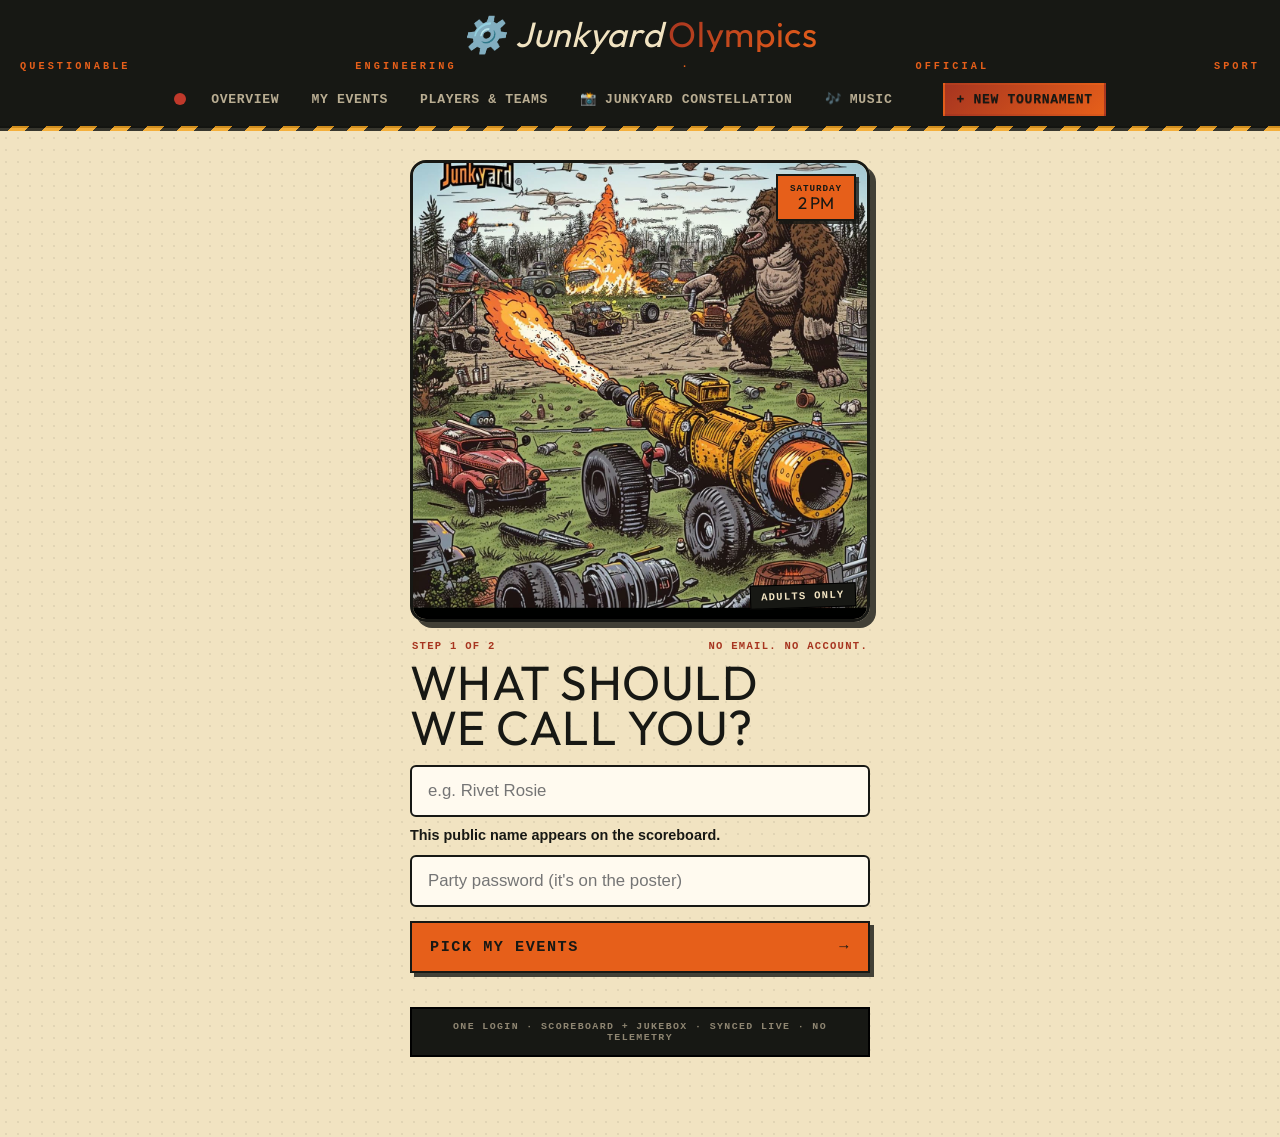
<file: site/index.html>
<!DOCTYPE html>
<html lang="en">
<head>
<meta charset="utf-8">
<meta name="viewport" content="width=device-width, initial-scale=1">
<title>Junkyard Olympics</title>
<link rel="icon" href="data:image/svg+xml,<svg xmlns=%22http://www.w3.org/2000/svg%22 viewBox=%220 0 100 100%22><text y=%22.9em%22 font-size=%2290%22>⚙️</text></svg>">
<link rel="preconnect" href="https://fonts.googleapis.com">
<link rel="preconnect" href="https://fonts.gstatic.com" crossorigin>
<link href="https://fonts.googleapis.com/css2?family=Outfit:wght@400;600;800;900&family=Saira+Stencil+One&display=swap" rel="stylesheet">
<link rel="stylesheet" href="css/style.css">
</head>
<body>
<header class="topbar stacked">
  <a class="brand" href="#/">⚙️ <span>Junkyard<em>Olympics</em></span></a>
  <div class="brand-tag">questionable engineering · official sport</div>
  <nav class="topnav">
    <span id="sync-dot" class="sync-dot sync-connecting" title="sync status"></span>
    <a href="#/" data-nav="home">Overview</a>
    <a href="#/games" data-nav="games">My Events</a>
    <a href="#/players" data-nav="players">Players &amp; Teams</a>
    <a href="#/photos" data-nav="photos">📸 Junkyard Constellation</a>
    <a href="https://music.junkyardolympics.com" title="Junkyard Jukebox">🎶 Music</a>
    <a href="#" id="nav-tv" target="_blank" rel="noopener" title="TV broadcast (Event HQ)" style="display:none">📺 TV</a>
    <a href="#" id="who" data-action="auth-logout" title="log out"></a>
    <a href="#/new" class="btn btn-accent btn-sm" data-nav="new">+ New Tournament</a>
  </nav>
</header>
<main id="app"></main>
<canvas id="confetti"></canvas>
<div id="toasts"></div>
<script src="js/qrcode.js"></script>
<script src="js/util.js"></script>
<script src="js/auth.js"></script>
<script src="js/store.js"></script>
<script src="js/bracket.js"></script>
<script src="js/sync.js"></script>
<script src="js/views.js"></script>
<script src="js/app.js"></script>
</body>
</html>
</file>
<file: site/css/style.css>
/* ============ Junkyard Olympics theme ============
   Rust, scrap steel and caution tape. */

:root {
  --bg: #0f0d0a;
  --bg2: #171310;
  --card: #1d1814;
  --card2: #272019;
  --line: #3a2f24;
  --text: #f4efe7;
  --muted: #a89a86;
  --accent: #ffb400;
  --accent2: #ff5a1e;
  --grad: linear-gradient(135deg, #ff5a1e, #ffb400);
  --hazard: repeating-linear-gradient(-45deg,
    #ffb400 0 12px, #14100c 12px 24px);
  --live: #ff4757;
  --ok: #06d6a0;
  --gold: #ffd166;
  --silver: #c8d0e0;
  --bronze: #e0925a;
  --radius: 16px;
}

* { box-sizing: border-box; margin: 0; padding: 0; }

html { scroll-behavior: smooth; }

body {
  font-family: 'Outfit', system-ui, -apple-system, 'Segoe UI', sans-serif;
  background:
    radial-gradient(1000px 500px at 85% -10%, rgba(255, 90, 30, .13), transparent 60%),
    radial-gradient(900px 480px at -10% 0%, rgba(255, 180, 0, .10), transparent 60%),
    var(--bg);
  color: var(--text);
  min-height: 100vh;
}

/* stencil display type for the junkyard look */
h1, h2, .brand, .round h4, .vs, .wintag {
  font-family: 'Saira Stencil One', 'Outfit', system-ui, sans-serif;
  font-weight: 400;
  letter-spacing: .02em;
}

a { color: inherit; text-decoration: none; }
h1, h2, h3, h4 { font-weight: 800; letter-spacing: -.01em; }
h1 { font-size: 2rem; }
h2 { font-size: 1.35rem; margin: 28px 0 14px; }
h3 { font-size: 1.05rem; }
.muted { color: var(--muted); }
.small { font-size: .82rem; }

main { max-width: 1100px; margin: 0 auto; padding: 24px 18px 80px; }

/* ---------- top bar ---------- */

.topbar {
  position: sticky; top: 0; z-index: 20;
  display: flex; align-items: center; justify-content: space-between;
  padding: 12px 20px;
  background: rgba(15, 13, 10, .82);
  backdrop-filter: blur(12px);
  border-bottom: 1px solid var(--line);
}
.topbar::after {
  content: ''; position: absolute; left: 0; right: 0; bottom: -5px;
  height: 5px; background: var(--hazard); opacity: .85;
}

.brand { font-size: 1.25rem; font-weight: 900; display: flex; gap: 8px; align-items: center; }
.brand em { font-style: normal; background: var(--grad); -webkit-background-clip: text; background-clip: text; color: transparent; }

.topnav { display: flex; gap: 6px; align-items: center; }
.topnav a { padding: 8px 14px; border-radius: 10px; font-weight: 600; color: var(--muted); }
.topnav a:hover { color: var(--text); background: var(--card); }
.topnav a.on { color: var(--text); background: var(--card2); }
.topnav a.btn { color: #1a1206; }

/* ---------- buttons / chips ---------- */

.btn {
  display: inline-flex; align-items: center; gap: 8px;
  border: 0; cursor: pointer; font: inherit; font-weight: 700;
  padding: 10px 18px; border-radius: 12px;
  background: var(--card2); color: var(--text);
  transition: transform .12s, box-shadow .12s, filter .12s;
}
.btn:hover { transform: translateY(-1px); filter: brightness(1.12); }
.btn:active { transform: translateY(0); }
.btn-accent { background: var(--grad); color: #1a1206; box-shadow: 0 6px 20px rgba(255, 140, 20, .3); }
.btn-ghost { background: transparent; border: 1px solid var(--line); }
.btn-danger { background: transparent; border: 1px solid #7a2a3a; color: #ff8097; }
.btn-danger:hover { background: rgba(255, 71, 87, .12); }
.btn-live { background: var(--live); color: #fff; }
.btn-sm { padding: 7px 13px; font-size: .85rem; border-radius: 10px; }
.btn-lg { padding: 14px 26px; font-size: 1.05rem; border-radius: 14px; }
.btn-score { background: var(--card2); font-size: 1.2rem; padding: 14px 0; flex: 1; }

.chip {
  display: inline-flex; align-items: center; gap: 6px;
  font-size: .74rem; font-weight: 700; letter-spacing: .04em;
  padding: 4px 10px; border-radius: 999px; text-transform: uppercase;
}
.chip-live { background: rgba(255, 71, 87, .16); color: #ff6b7d; }
.chip-active { background: rgba(76, 201, 240, .14); color: #6fd6ff; }
.chip-done { background: rgba(6, 214, 160, .14); color: #3fe0b0; }
.chip-rule { background: var(--card2); color: var(--muted); text-transform: none; letter-spacing: 0; }
.chip-static { background: rgba(255, 209, 102, .15); color: var(--gold); }
.chip-random { background: rgba(199, 125, 255, .15); color: #c77dff; }

.pulse {
  width: 8px; height: 8px; border-radius: 50%;
  background: var(--live);
  animation: pulse 1.2s infinite;
}
@keyframes pulse {
  0% { box-shadow: 0 0 0 0 rgba(255, 71, 87, .7); }
  70% { box-shadow: 0 0 0 7px rgba(255, 71, 87, 0); }
  100% { box-shadow: 0 0 0 0 rgba(255, 71, 87, 0); }
}

.badge-live { font-size: .8rem; margin-left: 4px; }

/* live-sync status dot in the top bar */
.sync-dot {
  width: 10px; height: 10px; border-radius: 50%;
  background: #5c5348; margin-right: 6px; flex: none;
}
.sync-live { background: var(--ok); box-shadow: 0 0 8px rgba(6, 214, 160, .6); }
.sync-error { background: var(--live); }
.sync-connecting { background: var(--gold); animation: pulse 1.2s infinite; }
.sync-off { background: #5c5348; }

/* ---------- hero / stats ---------- */

.hero { text-align: center; padding: 34px 0 8px; }
.hero-stripe {
  width: 180px; height: 8px; margin: 0 auto 22px;
  background: var(--hazard); border-radius: 4px; opacity: .9;
}
.hero h1 { font-size: clamp(1.9rem, 5vw, 3rem); font-weight: 900; }
.hero h1 em { font-style: normal; background: var(--grad); -webkit-background-clip: text; background-clip: text; color: transparent; }

.stats { display: flex; gap: 12px; justify-content: center; flex-wrap: wrap; margin-top: 22px; }
.stat {
  background: var(--card); border: 1px solid var(--line); border-radius: var(--radius);
  padding: 14px 22px; min-width: 120px; text-align: center;
}
.stat b { display: block; font-size: 1.7rem; background: var(--grad); -webkit-background-clip: text; background-clip: text; color: transparent; }
.stat span { color: var(--muted); font-size: .8rem; }

/* ---------- sections / cards ---------- */

.sec-head { display: flex; align-items: center; justify-content: space-between; gap: 12px; flex-wrap: wrap; margin: 26px 0 14px; }
.sec-head h2, .sec-head h3 { margin: 0; }

.card {
  background: var(--card); border: 1px solid var(--line);
  border-radius: var(--radius); padding: 18px;
}

.empty {
  background: var(--card); border: 1px dashed var(--line);
  border-radius: var(--radius); padding: 30px; text-align: center; color: var(--muted);
}
.empty a { color: var(--accent); font-weight: 700; }

/* ---------- tournament cards ---------- */

.tgrid { display: grid; grid-template-columns: repeat(auto-fill, minmax(250px, 1fr)); gap: 14px; }

.tcard {
  background: var(--card); border: 1px solid var(--line); border-radius: var(--radius);
  padding: 18px; display: flex; flex-direction: column; gap: 8px;
  transition: transform .15s, border-color .15s, box-shadow .15s;
}
.tcard:hover { transform: translateY(-3px); border-color: #55432e; box-shadow: 0 14px 30px rgba(0, 0, 0, .35); }
.tcard-top { display: flex; justify-content: space-between; align-items: center; }
.tcard-icon { font-size: 1.9rem; }
.card-champ { color: var(--gold); font-weight: 700; font-size: .9rem; }

.bar { height: 6px; border-radius: 999px; background: var(--card2); overflow: hidden; margin-top: 6px; }
.bar-fill { height: 100%; background: var(--grad); border-radius: 999px; transition: width .4s; }

/* ---------- leaderboard ---------- */

.tablewrap { overflow-x: auto; border-radius: var(--radius); border: 1px solid var(--line); }
table.lb { width: 100%; border-collapse: collapse; background: var(--card); }
.lb th, .lb td { padding: 11px 14px; text-align: left; white-space: nowrap; }
.lb th { font-size: .74rem; text-transform: uppercase; letter-spacing: .06em; color: var(--muted); border-bottom: 1px solid var(--line); }
.lb tbody tr { border-bottom: 1px solid rgba(58, 47, 36, .5); }
.lb tbody tr:last-child { border-bottom: 0; }
.lb .rank { width: 44px; font-weight: 800; }
.lb .pts { font-weight: 800; font-size: 1.05rem; background: var(--grad); -webkit-background-clip: text; background-clip: text; color: transparent; }
.podium-1 { background: rgba(255, 209, 102, .07); }
.podium-2 { background: rgba(200, 208, 224, .05); }
.podium-3 { background: rgba(224, 146, 90, .06); }

/* ---------- players page ---------- */

.addrow { display: flex; gap: 10px; margin-bottom: 14px; flex-wrap: wrap; }
.addrow input { flex: 1; min-width: 220px; }

input, select, textarea {
  font: inherit; color: var(--text);
  background: var(--bg2); border: 1px solid var(--line); border-radius: 10px;
  padding: 10px 13px; outline: none;
}
input:focus, select:focus, textarea:focus { border-color: var(--accent); }

.chips { display: flex; flex-wrap: wrap; gap: 8px; margin: 6px 0 10px; }
.pchip {
  display: inline-flex; align-items: center; gap: 6px;
  background: var(--card2); border: 1px solid var(--line);
  padding: 6px 8px 6px 13px; border-radius: 999px; font-weight: 600; font-size: .9rem;
}
.pchip .x {
  border: 0; background: transparent; color: var(--muted); cursor: pointer;
  font-size: 1rem; line-height: 1; padding: 2px 6px; border-radius: 50%;
}
.pchip .x:hover { color: #ff6b7d; background: rgba(255, 71, 87, .15); }

.checkgrid { display: grid; grid-template-columns: repeat(auto-fill, minmax(180px, 1fr)); gap: 6px; }
.check { display: flex; align-items: center; gap: 8px; padding: 7px 10px; border-radius: 10px; cursor: pointer; }
.check:hover { background: var(--card2); }
.check input { accent-color: var(--accent); width: 16px; height: 16px; }

.teamgrid { display: grid; grid-template-columns: repeat(auto-fill, minmax(240px, 1fr)); gap: 12px; margin-top: 12px; }
.teamcard .sec-head { margin: 0 0 6px; }

/* ---------- new tournament form ---------- */

.form { display: flex; flex-direction: column; gap: 16px; max-width: 760px; }
.f { display: flex; flex-direction: column; gap: 6px; font-weight: 600; font-size: .92rem; }
.f input, .f select, .f textarea { font-weight: 400; }

.gamerow { display: flex; gap: 8px; flex-wrap: wrap; }
.gbtn {
  display: flex; flex-direction: column; align-items: center; gap: 4px;
  font: inherit; font-weight: 700; font-size: .85rem; cursor: pointer;
  background: var(--card2); color: var(--text);
  border: 2px solid transparent; border-radius: 14px; padding: 12px 18px;
  transition: border-color .12s, transform .12s;
}
.gbtn span { font-size: 1.6rem; }
.gbtn:hover { transform: translateY(-2px); }
.gbtn.on { border-color: var(--accent); background: rgba(255, 180, 0, .09); }

.f-rules { border: 1px solid var(--line); border-radius: var(--radius); padding: 14px 16px 16px; display: flex; flex-direction: column; gap: 12px; }
.f-rules legend { padding: 0 8px; font-weight: 800; }
.rulesrow { display: flex; gap: 14px; flex-wrap: wrap; }
.rulesrow .f { flex: 1; min-width: 110px; }

.rteams { display: grid; grid-template-columns: repeat(auto-fill, minmax(210px, 1fr)); gap: 8px; }
.rteam { background: var(--card2); border-radius: 12px; padding: 10px 13px; display: flex; flex-direction: column; gap: 2px; }

.draftcount { font-weight: 800; color: var(--muted); }
.draftcount.ok { color: var(--ok); }

/* ---------- tournament page ---------- */

.backlink { color: var(--muted); font-weight: 600; display: inline-block; margin-bottom: 14px; }
.backlink:hover { color: var(--text); }

.thead { display: flex; gap: 16px; align-items: flex-start; margin-bottom: 18px; }
.thead-icon { font-size: 2.6rem; line-height: 1; }
.chiprow { display: flex; gap: 8px; flex-wrap: wrap; margin-top: 8px; }

.podium { display: flex; gap: 14px; flex-wrap: wrap; margin: 14px 0 8px; }
.pod { display: flex; flex-direction: column; gap: 2px; padding: 10px 18px; border-radius: 12px; background: var(--card2); font-size: 1.15rem; }
.pod b { font-size: 1rem; }
.pod span { font-size: .75rem; color: var(--muted); }
.pod-1 { border: 1px solid rgba(255, 209, 102, .4); }
.pod-2 { border: 1px solid rgba(200, 208, 224, .3); }
.pod-3 { border: 1px solid rgba(224, 146, 90, .35); }
.pod-rest { opacity: .75; }

.queue { display: flex; flex-direction: column; gap: 8px; margin: 14px 0; }
.qitem {
  display: flex; align-items: center; gap: 12px; flex-wrap: wrap;
  background: var(--card); border: 1px solid var(--line);
  border-radius: 12px; padding: 10px 14px;
}
.qitem .btn { margin-left: auto; }
.qlive { border-color: rgba(255, 71, 87, .4); }

/* ---------- bracket ---------- */

.bracket {
  display: flex; gap: 26px; overflow-x: auto;
  padding: 14px 4px 20px;
}
.round { min-width: 230px; }
.round h4 {
  text-transform: uppercase; letter-spacing: .08em; font-size: .74rem;
  color: var(--muted); margin-bottom: 10px;
}
.roundcol {
  display: flex; flex-direction: column; justify-content: space-around;
  gap: 16px; height: 100%; min-height: 60px;
}

.match {
  background: var(--card); border: 1px solid var(--line); border-radius: 12px;
  overflow: hidden; position: relative;
}
.match.live { border-color: rgba(255, 71, 87, .55); box-shadow: 0 0 18px rgba(255, 71, 87, .15); }
.match.done { opacity: .92; }

.mrow {
  display: flex; justify-content: space-between; align-items: center;
  padding: 9px 13px; gap: 10px;
}
.mrow + .mrow { border-top: 1px solid rgba(58, 47, 36, .6); }
.mname { font-weight: 600; font-size: .92rem; overflow: hidden; text-overflow: ellipsis; white-space: nowrap; }
.mscore { font-weight: 800; }
.mrow.won { background: rgba(6, 214, 160, .08); }
.mrow.won .mname::after { content: ' ✓'; color: var(--ok); }
.mrow.lost { opacity: .55; }
.mact { padding: 8px 12px; border-top: 1px solid rgba(58, 47, 36, .6); display: flex; justify-content: flex-end; }

/* ---------- score page ---------- */

.scorepage { max-width: 900px; margin: 0 auto; }
.scorehead { text-align: center; margin-bottom: 22px; }
.scorehead h2 { margin: 0 0 10px; }
.scorehead .chiprow { justify-content: center; }

.scoreboard {
  display: grid; grid-template-columns: 1fr auto 1fr;
  gap: 16px; align-items: stretch;
}

.spanel {
  background: var(--card); border: 1px solid var(--line); border-radius: 20px;
  padding: 22px 18px; text-align: center;
  display: flex; flex-direction: column; gap: 10px;
  transition: border-color .2s, box-shadow .2s;
}
.spanel h3 { font-size: 1.25rem; }
.spanel.at-target { border-color: var(--gold); box-shadow: 0 0 24px rgba(255, 209, 102, .15); }
.spanel.winner { border-color: var(--ok); box-shadow: 0 0 24px rgba(6, 214, 160, .18); }

.sscore {
  font-size: clamp(4rem, 14vw, 7rem); font-weight: 900; line-height: 1;
  background: var(--grad); -webkit-background-clip: text; background-clip: text; color: transparent;
  font-variant-numeric: tabular-nums;
}
.sbtns { display: flex; gap: 8px; }
.wintag { font-weight: 900; color: var(--ok); letter-spacing: .1em; }

.vs { align-self: center; font-weight: 900; color: var(--muted); font-size: 1.1rem; }

.scoreactions { display: flex; justify-content: center; margin-top: 24px; gap: 12px; }

@media (max-width: 640px) {
  .scoreboard { grid-template-columns: 1fr; }
  .vs { display: none; }
  .thead h1 { font-size: 1.5rem; }
  .topnav a[data-nav="players"], .topnav a[data-nav="home"] { padding: 8px 9px; font-size: .85rem; }
}

/* ---------- data tools ---------- */

.datatools { display: flex; gap: 10px; flex-wrap: wrap; margin-top: 34px; }

/* ---------- toasts ---------- */

#toasts {
  position: fixed; bottom: 18px; left: 50%; transform: translateX(-50%);
  display: flex; flex-direction: column; gap: 8px; z-index: 50; width: min(480px, 92vw);
}
.toast {
  background: var(--card2); border: 1px solid var(--line);
  border-radius: 12px; padding: 12px 16px; font-size: .92rem;
  opacity: 0; transform: translateY(10px); transition: all .3s;
  box-shadow: 0 10px 30px rgba(0, 0, 0, .45);
}
.toast.show { opacity: 1; transform: translateY(0); }
.toast-ok { border-color: rgba(6, 214, 160, .5); }
.toast-warn { border-color: rgba(255, 209, 102, .5); }
.toast-error { border-color: rgba(255, 71, 87, .5); }

/* ---------- confetti ---------- */

#confetti { position: fixed; inset: 0; pointer-events: none; z-index: 60; }

/* ---- double-elimination bracket sections ---- */
.brh { margin: 18px 0 8px; font-size: 1.05rem; }
.brh .muted.small { font-weight: 400; }

/* ==== Chris's brand pass: comic outlines, halftone grit, junkyard palette ==== */
:root {
  --olive: #7a8450; --cream: #ece1c4; --rustred: #c23b22; --ink: #131009;
}
/* halftone dot grit over the background */
body {
  background-image:
    radial-gradient(rgba(236, 225, 196, .05) 1px, transparent 1.4px),
    linear-gradient(180deg, var(--bg) 0%, var(--bg2) 100%);
  background-size: 14px 14px, 100% 100%;
}
h1, h2 { color: var(--cream); }
/* comic-book panels: fat ink outlines + offset shadow */
.card, .tcard, .match, .qitem, .teamcard, .albumcard, .stat {
  border: 2px solid var(--ink);
  box-shadow: 4px 4px 0 rgba(0, 0, 0, .55);
}
.btn-accent {
  border: 2px solid var(--ink);
  box-shadow: 3px 3px 0 rgba(0, 0, 0, .55);
  text-shadow: 0 1px 0 rgba(0, 0, 0, .35);
}
.btn-accent:active { transform: translate(2px, 2px); box-shadow: 1px 1px 0 rgba(0, 0, 0, .55); }
.chip { border: 1.5px solid var(--ink); }
.bar { border: 1.5px solid var(--ink); }
.pod-1 b { color: var(--gold); }
/* hero artwork */
.heroart {
  display: block; width: 100%; max-width: 560px; margin: 0 auto 14px;
  border: 3px solid var(--ink); border-radius: var(--radius);
  box-shadow: 6px 6px 0 rgba(0, 0, 0, .55);
}
.hero-banner .heroart { max-width: 720px; }
/* signup QR poster */
.qr-poster {
  margin-top: 14px; padding: 22px; text-align: center;
  background: var(--cream); color: var(--ink);
  border: 4px solid var(--ink); border-radius: var(--radius);
  box-shadow: 8px 8px 0 rgba(0, 0, 0, .55);
}
.qr-poster h2 { color: var(--ink); margin: 12px 0 8px; letter-spacing: .04em; }
.qr-poster p { color: #4a4335; font-weight: 600; }
.qr-poster .qr-hero { width: 100%; max-width: 380px; border: 3px solid var(--ink); border-radius: 12px; }
.qr-poster .qr-code svg { width: 260px; height: 260px; border: 3px solid var(--ink); background: #fff; }
@media print {
  body * { visibility: hidden; }
  .qr-poster, .qr-poster * { visibility: visible; }
  .qr-poster { position: absolute; inset: 0; margin: 0; box-shadow: none; }
}

/* ==== Chris's surface system: masthead + ticket tabs + courier metadata ==== */
.brand span { display: inline-flex; flex-direction: column; line-height: 1.05; }
.brand small {
  font-family: 'Courier New', monospace; font-weight: 700; font-size: .58rem;
  letter-spacing: .14em; text-transform: uppercase; color: var(--accent2);
}
.topnav a {
  font-family: 'Courier New', monospace; font-weight: 700; font-size: .82rem;
  text-transform: uppercase; letter-spacing: .05em;
  border: 2px solid transparent; border-radius: 0; padding: 7px 11px;
}
.topnav a.on, .topnav a:hover {
  background: var(--cream); color: var(--ink);
  border-color: var(--ink); box-shadow: 2px 2px 0 rgba(0, 0, 0, .55);
}
.topnav a.btn { border-radius: 0; }
.chip, .muted.small, .small, .tmeta, .f label, label.f {
  font-family: 'Courier New', monospace;
}
.f { text-transform: uppercase; letter-spacing: .05em; font-size: .8rem; }
.f input, .f select, .f textarea { text-transform: none; letter-spacing: normal; font-family: 'Outfit', sans-serif; }
.chip { border-radius: 0; text-transform: uppercase; letter-spacing: .04em; }
.btn { border-radius: 0; }
.card, .tcard, .match, .teamcard { border-radius: 8px; }
.qr-poster .qr-pass-line {
  font-family: 'Courier New', monospace; font-weight: 700; font-size: 1.05rem;
  letter-spacing: .06em; margin-top: 10px; border-top: 3px dashed var(--ink); padding-top: 12px;
}

/* ==================== PAPER EDITION ====================
   Chris's competitor-pass look: dirty-cream paper, ink text,
   ticket cards, flame-orange accents, dark masthead. */
:root {
  --bg: #f1e3c1;
  --bg2: #e7d7b0;
  --card: #faf3e0;
  --card2: #efe4c8;
  --line: #171814;
  --text: #171814;
  --muted: #6c6350;
  --accent: #e65f1a;
  --accent2: #a73520;
  --grad: linear-gradient(135deg, #a73520, #e65f1a);
  --hazard: repeating-linear-gradient(-45deg, #f5a623 0 12px, #171814 12px 24px);
  --live: #a73520;
  --ok: #667342;
  --gold: #8a6100;
  --ink: #171814;
  --cream: #f1e3c1;
  --olive: #667342;
}
body {
  background-color: var(--bg);
  background-image: radial-gradient(rgba(23, 24, 20, .07) 1px, transparent 1.4px);
  background-size: 12px 12px;
  color: var(--text);
}
h1, h2 { color: var(--ink); }
main h2 { text-transform: uppercase; border-bottom: 3px solid var(--ink); padding-bottom: 6px; }
.hero h1 em, .brand em { background: var(--grad); -webkit-background-clip: text; background-clip: text; color: transparent; }

/* masthead stays soot-dark like the competitor pass */
.topbar { background: #171814; border-bottom: 2px solid #000; backdrop-filter: none; }
.topbar .brand, .topbar .brand span { color: #f1e3c1; }
.topnav a { color: #b9ad92; }
.topnav a:hover, .topnav a.on { color: var(--ink); background: var(--cream); }

/* buttons get full ink outlines on paper */
.btn { border: 2px solid var(--ink); box-shadow: 2px 2px 0 rgba(23, 24, 20, .8); }
.btn:hover { transform: none; filter: none; background: #fff8ea; }
.btn-accent:hover { background: var(--grad); filter: brightness(1.06); }
.btn-ghost { background: transparent; }
.btn-danger { border-color: var(--accent2); color: var(--accent2); }
.btn-danger:hover { background: rgba(167, 53, 32, .1); }
.btn-live { background: var(--live); color: #f1e3c1; }
.topnav a.btn, .btn-accent { color: #171814; }

/* chips re-inked for light paper */
.chip-live { background: rgba(167, 53, 32, .14); color: #a73520; }
.chip-active { background: rgba(43, 93, 115, .14); color: #2b5d73; }
.chip-done { background: rgba(102, 115, 66, .18); color: #4d5731; }
.chip-static { background: rgba(245, 166, 35, .2); color: #7a5600; }
.chip-random { background: rgba(109, 75, 143, .14); color: #5d3f7d; }
.chip-rule { background: var(--card2); color: #4a4335; }

.tcard:hover { border-color: var(--ink); box-shadow: 6px 6px 0 rgba(23, 24, 20, .8); }
.card, .tcard, .match, .qitem, .teamcard, .stat {
  box-shadow: 4px 4px 0 rgba(23, 24, 20, .8);
}
.heroart, .hero-banner .heroart { box-shadow: 6px 6px 0 rgba(23, 24, 20, .8); }

.lb tbody tr { border-bottom: 1px solid rgba(23, 24, 20, .18); }
.podium-1 { background: rgba(245, 166, 35, .13); }
.podium-2 { background: rgba(136, 144, 138, .12); }
.podium-3 { background: rgba(224, 146, 90, .14); }

input, select, textarea { background: #fffaef; }
.pchip .x:hover { color: #a73520; background: rgba(167, 53, 32, .12); }
.gbtn.on { border-color: var(--accent); background: rgba(230, 95, 26, .1); }

.mrow + .mrow, .mact { border-top: 1px solid rgba(23, 24, 20, .25); }
.mrow.won { background: rgba(102, 115, 66, .16); }
.qlive { border-color: var(--accent2); }
.match.live { border-color: var(--accent2); box-shadow: 4px 4px 0 rgba(167, 53, 32, .5); }

.toast { box-shadow: 4px 4px 0 rgba(23, 24, 20, .5); border-width: 2px; }
.toast-ok { border-color: var(--ok); }
.toast-warn { border-color: #b07c12; }
.toast-error { border-color: var(--accent2); }

.spanel.at-target { border-color: #b07c12; box-shadow: 4px 4px 0 rgba(176, 124, 18, .4); }
.spanel.winner { border-color: var(--ok); box-shadow: 4px 4px 0 rgba(102, 115, 66, .45); }
.wintag { color: var(--ok); }
.brand small { color: var(--accent); }

/* ==================== competitor pass (guest home) ==================== */
.pass { max-width: 720px; margin: 0 auto; }
.eyebrow {
  font-family: 'Courier New', monospace; font-weight: 700; font-size: .72rem;
  text-transform: uppercase; letter-spacing: .16em; color: var(--accent2); margin-bottom: 4px;
}
.passhead h1 { font-size: clamp(1.7rem, 6vw, 2.4rem); margin: 0; }
.passcount { text-align: right; line-height: 1.1; }
.passcount b { font-size: 1.7rem; display: block; }
.passcount small { font-family: 'Courier New', monospace; text-transform: uppercase; font-size: .68rem; color: var(--muted); }

.callcard {
  display: block; margin-top: 14px; padding: 20px;
  background: var(--grad); color: #171814;
  border: 3px solid var(--ink); border-radius: 8px;
  box-shadow: 5px 5px 0 rgba(23, 24, 20, .8);
}
.callcard .eyebrow { color: #171814; }
.callcard h2 { border: 0; margin: 4px 0 6px; padding: 0; color: #171814; }
.callcard.live { animation: callpulse 1.6s infinite; }
@keyframes callpulse {
  0%, 100% { box-shadow: 5px 5px 0 rgba(23, 24, 20, .8); }
  50% { box-shadow: 5px 5px 0 rgba(167, 53, 32, .9), 0 0 0 4px rgba(167, 53, 32, .25); }
}
.callvs { font-weight: 800; margin-bottom: 12px; }
.callvs span { background: #171814; color: #f1e3c1; padding: 2px 8px; margin: 0 6px; font-size: .8rem; }

.quietcard { margin-top: 14px; color: var(--muted); border-style: dashed; }

.plate { display: flex; align-items: center; gap: 12px; border-bottom: 0 !important; padding-bottom: 0 !important; margin-top: 30px; }
.pnum {
  font-family: 'Saira Stencil One', sans-serif; font-size: 1.3rem; line-height: 1;
  padding: 9px 11px; border: 2px solid var(--ink); color: #f1e3c1;
  box-shadow: 3px 3px 0 rgba(23, 24, 20, .8); flex: none;
}
.p-rust { background: #a73520; }
.p-soot { background: #171814; }
.p-olive { background: #667342; }
.ptitle { display: flex; flex-direction: column; line-height: 1.15; }
.ptitle small {
  font-family: 'Courier New', monospace; font-weight: 700; font-size: .66rem;
  text-transform: uppercase; letter-spacing: .14em; color: var(--accent2);
}

.passrows { display: flex; flex-direction: column; gap: 10px; margin-top: 12px; }
.passrow {
  display: flex; align-items: center; gap: 12px; padding: 12px 14px;
  background: var(--card); border: 2px solid var(--ink); border-radius: 8px;
  border-left: 10px solid var(--accent);
  box-shadow: 4px 4px 0 rgba(23, 24, 20, .8);
}
.passrow:hover { background: #fff8ea; }
.passrow .passicon { font-size: 1.5rem; flex: none; }
.passrow .passinfo { flex: 1; min-width: 0; display: flex; flex-direction: column; }
.passrow .passinfo b { letter-spacing: .03em; }
.passrow .passinfo small { font-family: 'Courier New', monospace; color: var(--muted); font-size: .76rem; }

/* ==================== FIDELITY PASS: Chris's exact type + components ==================== */
:root { --display: Impact, 'Arial Narrow Bold', 'Arial Narrow', 'Franklin Gothic Medium', 'Outfit', sans-serif; }
body { font-family: Arial, Helvetica, sans-serif; }
h1, h2, h3, .brand, .round h4, .vs, .wintag, .pnum, .ptitle, .tname, .gbtn {
  font-family: var(--display); font-weight: 400; letter-spacing: .015em;
}
h1, .passhead h1 { font-style: italic; }
.brand { font-style: italic; letter-spacing: .02em; }
.brand em { -webkit-text-stroke: 0; }

/* masthead LOCAL LIVE bug (replaces the bare sync dot) */
.sync-dot {
  width: auto; height: auto; border-radius: 0;
  background: transparent !important; box-shadow: none !important; animation: none !important;
  border: 1px solid #f1e3c1; padding: 4px 9px;
  font-family: 'Courier New', monospace; font-weight: 700; font-size: .6rem;
  letter-spacing: .12em; color: #f1e3c1; display: inline-flex; align-items: center; gap: 6px;
}
.sync-dot::before { content: '●'; color: #8a8a8a; }
.sync-dot::after { content: 'LOCAL LIVE'; }
.sync-live::before { color: #58e08a; }
.sync-error::before { color: #ff5a4d; }
.sync-connecting::before { color: #f5a623; }

/* ---------- signup page (Chris's step 1) ---------- */
.signup { max-width: 460px; margin: 0 auto; padding-top: 8px; }
.herowrap { position: relative; }
.herowrap .heroart { margin-bottom: 0; max-width: 100%; }
.hero-plate {
  position: absolute; top: 14px; right: 14px; text-align: center;
  background: var(--accent); color: #171814; padding: 8px 12px;
  font-family: var(--display); font-size: 1.05rem; line-height: 1.05;
  border: 2px solid var(--ink); box-shadow: 3px 3px 0 rgba(23, 24, 20, .8);
}
.hero-plate small { display: block; font-family: 'Courier New', monospace; font-weight: 700; font-size: .58rem; letter-spacing: .1em; }
.hero-sticker {
  position: absolute; bottom: 14px; right: 14px;
  background: #171814; color: #f1e3c1; padding: 5px 10px;
  font-family: 'Courier New', monospace; font-weight: 700; font-size: .66rem; letter-spacing: .12em;
  border: 1.5px solid #000; transform: rotate(-2deg);
}
.steprow {
  display: flex; justify-content: space-between; margin: 18px 2px 8px;
  font-family: 'Courier New', monospace; font-weight: 700; font-size: .66rem;
  letter-spacing: .12em; color: var(--accent2); text-transform: uppercase;
}
.bigask {
  font-family: var(--display); font-style: normal; font-size: clamp(2.2rem, 9vw, 3rem);
  line-height: .95; letter-spacing: .01em; text-transform: uppercase; margin: 0 0 14px;
}
.signup input {
  width: 100%; font-size: 1.05rem; padding: 14px 16px;
  border: 2.5px solid var(--ink); border-radius: 6px; margin-bottom: 4px;
}
.asknote { font-weight: 700; font-size: .9rem; margin: 6px 0 12px; }
.cta {
  display: flex; justify-content: space-between; align-items: center; width: 100%;
  background: var(--accent); color: #171814; cursor: pointer;
  font-family: 'Courier New', monospace; font-weight: 700; font-size: .95rem;
  letter-spacing: .1em; text-transform: uppercase;
  border: 2.5px solid var(--ink); padding: 15px 18px; margin-top: 10px;
  box-shadow: 4px 4px 0 rgba(23, 24, 20, .8);
}
.cta:active { transform: translate(2px, 2px); box-shadow: 2px 2px 0 rgba(23, 24, 20, .8); }

.sitefoot {
  margin-top: 34px; padding: 12px; text-align: center;
  background: #171814; color: #8f8672;
  font-family: 'Courier New', monospace; font-weight: 700; font-size: .62rem;
  letter-spacing: .14em; text-transform: uppercase;
  border: 2px solid #000;
}

/* ---------- pass fidelity ---------- */
.passhead { position: relative; overflow: hidden; }
.passhead::before {
  content: ''; position: absolute; top: 0; left: 0; right: 0; height: 7px;
  background: var(--hazard);
}
.passhead { padding-top: 24px; }
.passcount b { font-size: 1.9rem; }
.passprog { height: 10px; border: 2px solid var(--ink); background: #fffaef; margin-top: 12px; }
.passprog i { display: block; height: 100%; background: var(--accent); }

.pnum { font-size: 1.35rem; }
.p-yellow { background: #f5a623; color: #171814; }
.p-steel { background: #88908a; color: #171814; }
.ptitle { line-height: 1; }
.ptitle b, .ptitle .ptext { font-family: var(--display); font-size: 1.75rem; text-transform: uppercase; }

/* raffle-ticket rows: perforated stub on the left, outlined chip on the right */
.passrow {
  border-left: 2px solid var(--ink); border-radius: 6px; position: relative; padding-left: 30px;
}
.passrow::before {
  content: ''; position: absolute; left: 8px; top: 8px; bottom: 8px; width: 10px;
  background: repeating-linear-gradient(180deg, var(--accent) 0 7px, transparent 7px 12px);
  border-left: 2px dashed var(--ink); border-right: 2px dashed var(--ink);
}
.passrow .passinfo b { font-family: var(--display); font-size: 1.15rem; letter-spacing: .02em; }
.passrow .passinfo small { font-family: Arial, sans-serif; font-weight: 700; color: #4a4335; font-size: .78rem; }
.passrow .chip {
  background: transparent; border: 1.5px solid var(--ink); color: var(--ink);
  font-family: 'Courier New', monospace;
}
.passrow .chip-live { border-color: var(--accent2); color: var(--accent2); }
.passrow .chip-done { border-color: var(--ok); color: var(--ok); }

.quietcard { background: #e3dcc8; border-style: solid; border-color: #b6ad94; color: #4a4335; font-weight: 600; }

.leaving { margin-top: 30px; border-top: 3px dashed var(--ink); padding-top: 16px; }
.leaving h3 { font-family: var(--display); font-size: 1.3rem; text-transform: uppercase; }
.leaving p { font-weight: 700; font-size: .88rem; margin: 6px 0 12px; }
.leaving a { text-decoration: underline; font-weight: 700; color: var(--accent2); }

/* ==== status light: plain green/red dot in the corner (no LOCAL LIVE text) ==== */
.sync-dot {
  border: 0 !important; padding: 0 !important;
  width: 12px !important; height: 12px !important; border-radius: 50% !important;
  background: #c0392b !important;
}
.sync-dot::before, .sync-dot::after { content: none !important; }
.sync-live { background: #2ecc5e !important; box-shadow: 0 0 8px rgba(46, 204, 94, .7) !important; }
.sync-error, .sync-off, .sync-connecting { background: #c0392b !important; box-shadow: none !important; }

/* ==== stacked masthead: brand on top, tagline stretched across, nav below ==== */
.topbar.stacked { display: block; padding: 12px 20px 10px; }
.topbar.stacked .brand { display: flex; justify-content: center; font-size: clamp(1.6rem, 5vw, 2.2rem); }
.topbar.stacked .brand span { flex-direction: row; gap: 0; }
.brand-tag {
  width: 100%; margin: 4px 0 10px;
  font-family: 'Courier New', monospace; font-weight: 700; font-size: .64rem;
  letter-spacing: .3em; text-transform: uppercase; color: var(--accent);
  text-align: justify; text-align-last: justify; white-space: nowrap; overflow: hidden;
}
.topbar.stacked .topnav { justify-content: center; flex-wrap: wrap; }

.topbar.stacked .brand em { margin-left: .16em; }

/* Event signup: boxed ticket treatment, Cannon first, competition vs fun unmistakable. */
.event-signup-page{max-width:1040px;margin:0 auto}.event-signup-page>h2{margin:3px 0 5px;font-size:clamp(2.3rem,7vw,4.2rem);text-transform:uppercase;font-style:italic}.event-signup-intro{max-width:760px;margin:0 0 18px;color:var(--muted);font-weight:600;line-height:1.5}
.championship-rule-banner{display:grid;grid-template-columns:auto 1fr;gap:16px;align-items:center;margin:18px 0;padding:15px 18px;background:#171814;color:#f8edcf;border:4px solid #000;box-shadow:6px 6px 0 var(--accent2)}.championship-rule-number{padding:9px 12px;background:var(--accent);color:#171814;font-family:var(--display);font-size:clamp(1.35rem,4vw,2.25rem);line-height:1;transform:rotate(-1deg)}.championship-rule-banner div{display:grid;gap:3px}.championship-rule-banner b{font-family:var(--display);font-size:1.25rem;text-transform:uppercase}.championship-rule-banner div span{font-weight:700;line-height:1.35}
.event-signup-grid{display:grid;grid-template-columns:repeat(2,minmax(0,1fr));gap:14px}.event-signup-card{position:relative;overflow:hidden;margin:0!important;padding:0!important;border:3px solid var(--ink)!important;border-radius:4px!important;background:#f8edcf!important;box-shadow:5px 5px 0 rgba(23,24,20,.8)!important}.event-signup-card:before{content:'';display:block;height:8px;background:var(--hazard)}.event-card-main{display:grid;grid-template-columns:62px minmax(0,1fr) auto;gap:13px;align-items:center;padding:14px}.event-card-icon{display:grid;place-items:center;width:58px;height:58px;background:#171814;border:2px solid #000;font-size:2rem;box-shadow:3px 3px 0 var(--accent2);transform:rotate(-1deg)}.event-card-copy{min-width:0}.event-card-copy h3{margin:3px 0 5px;color:#171814;font-size:clamp(1.25rem,2.5vw,1.7rem);text-transform:uppercase}.event-type-row{display:flex;gap:7px;align-items:center;flex-wrap:wrap}.event-type,.event-required,.event-section-mark{display:inline-block;padding:3px 7px;border:1.5px solid #171814;font:800 .6rem 'Courier New',monospace;letter-spacing:.08em;text-transform:uppercase}.event-type.competitive{background:var(--accent);color:#171814}.event-type.casual{background:#d8d1be;color:#4a4335}.event-required{background:var(--accent2);color:#fff;border-color:#6e2518}.event-explainer,.cannon-rule{margin:0;color:#4a4335;font-size:.78rem;line-height:1.35;font-weight:700}.cannon-rule b{display:block;color:#171814;font-size:.9rem}.event-entry-button{min-width:116px}.event-entry-list{margin:0;padding:8px 14px 10px;border-top:2px dashed #a39a84;background:#ede2c5;color:#5b5344!important;font-family:'Courier New',monospace!important}
.cannon-signup-card{margin:0 0 24px!important;border-width:5px!important;background:#fff0c6!important;box-shadow:8px 8px 0 var(--accent2)!important}.cannon-signup-card:before{height:13px}.cannon-signup-card .event-card-main{grid-template-columns:86px minmax(0,1fr) auto;padding:19px}.cannon-signup-card .event-card-icon{width:80px;height:80px;font-size:3rem;background:var(--accent2);box-shadow:4px 4px 0 #171814}.cannon-signup-card .event-card-copy h3{font-size:clamp(2rem,5vw,3.25rem);line-height:.95;font-style:italic}.cannon-signup-card .event-entry-button{min-height:58px}
.event-section-heading{display:flex;justify-content:space-between;align-items:end;gap:15px;margin:30px 0 12px;padding-bottom:8px;border-bottom:5px solid var(--accent)}.event-section-heading h3{margin:2px 0 0;font-size:clamp(1.55rem,4vw,2.35rem);text-transform:uppercase}.event-heading-kicker{font:800 .66rem 'Courier New',monospace;letter-spacing:.14em;text-transform:uppercase;color:var(--accent2)}.event-section-mark.competition{background:var(--accent);color:#171814}.event-section-mark.casual{background:#89918b;color:#171814}.casual-heading{border-bottom-color:#89918b}.casual-section-copy{max-width:720px;margin:-2px 0 12px;color:var(--muted);font-weight:600}.casual-signup-card{background:#e4decd!important;border-color:#6f706b!important;box-shadow:4px 4px 0 #6f706b!important}.casual-signup-card:before{background:repeating-linear-gradient(135deg,#89918b 0 12px,#d8d1be 12px 24px)}.casual-signup-card .event-card-icon{background:#59605c;box-shadow:3px 3px 0 #a8aaa4}.event-team-note{margin-top:22px!important;text-align:center}
@media(max-width:760px){.championship-rule-banner{grid-template-columns:1fr}.championship-rule-number{justify-self:start}.event-signup-grid{grid-template-columns:1fr}.event-card-main,.cannon-signup-card .event-card-main{grid-template-columns:58px minmax(0,1fr);padding:14px}.event-card-main .event-entry-button{grid-column:1/-1;width:100%;min-height:52px}.cannon-signup-card .event-card-icon{width:58px;height:58px;font-size:2.25rem}.cannon-signup-card .event-card-copy h3{font-size:1.85rem}.event-section-heading{align-items:start}.event-section-mark{flex:0 0 auto}}

/* Photo Vault: native junkyard polish without touching Paul's tournament rules. */
.photo-vault-hero{display:flex;justify-content:space-between;align-items:end;gap:16px;margin:12px 0 18px}.photo-vault-hero h2{margin:3px 0 0}.eyebrow{font-family:'Courier New',monospace;font-weight:700;font-size:.68rem;letter-spacing:.14em;text-transform:uppercase;color:var(--accent2)}
.photo-vault-grid{display:grid;grid-template-columns:minmax(0,1.1fr) minmax(280px,.9fr);gap:18px;align-items:start}.photo-vault-card{position:relative;overflow:hidden}.photo-vault-card:before{content:'';display:block;height:8px;margin:-18px -18px 16px;background:var(--hazard)}
.photo-pick{display:flex;align-items:center;justify-content:center;min-height:58px;margin:15px 0;padding:12px;border:3px solid var(--ink);background:var(--accent);color:var(--ink);box-shadow:4px 4px 0 var(--ink);font-family:'Courier New',monospace;font-weight:800;text-transform:uppercase;cursor:pointer}.vault-preview{display:block;width:100%;max-height:380px;object-fit:contain;margin:14px 0;border:3px solid var(--ink);background:#171814}.vault-preview[hidden]{display:none!important}.vault-consent{display:grid;grid-template-columns:28px minmax(0,1fr);gap:11px;align-items:start;margin:16px 0;font-family:Arial,sans-serif;font-weight:600;line-height:1.4}.vault-consent input{width:26px;height:26px;margin:0}.photo-vault-status{min-height:42px;margin-top:12px;padding:10px;border:1px dashed #8f8672;background:#fff8e9}.vault-item{display:grid;gap:5px;padding:12px 0;border-bottom:2px dashed #b6ad94}.vault-item:last-child{border-bottom:0}
@media(max-width:760px){.photo-vault-grid{grid-template-columns:1fr}.photo-vault-hero{align-items:start;flex-direction:column}.photo-vault-page .btn-lg{width:100%;min-height:56px}.photo-vault-card{padding:16px}}
</file>
